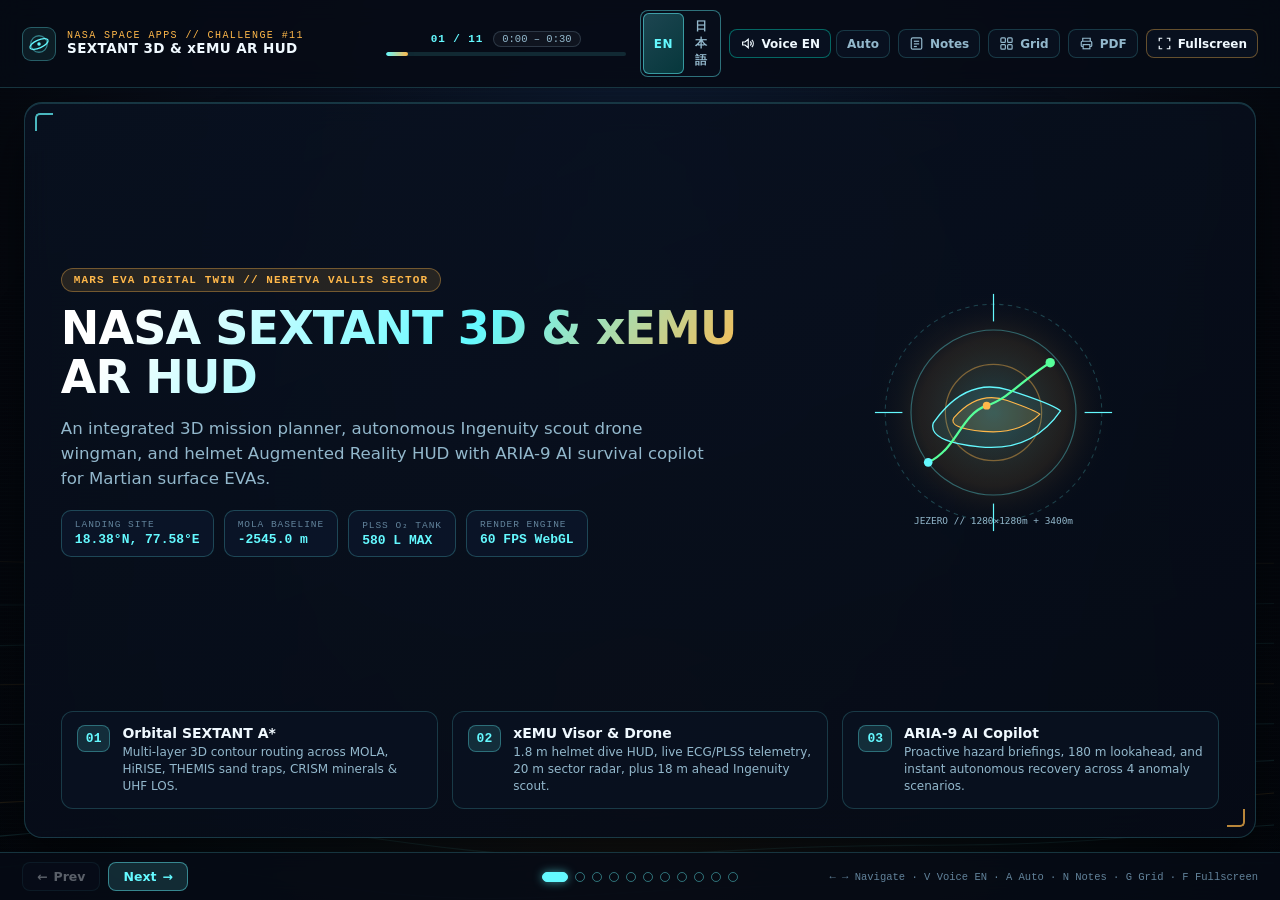
<file: presentation/index.html>
<!DOCTYPE html>
<html lang="en">
<head>
  <meta charset="UTF-8" />
  <meta name="viewport" content="width=device-width, initial-scale=1.0" />
  <title>NASA SEXTANT 3D &amp; xEMU AR HUD — Presentation</title>
  <link rel="stylesheet" href="styles.css" />
  <script defer src="slides-data.js"></script>
  <script defer src="deck.js"></script>
</head>
<body>
  <canvas id="bg-mars-waves" aria-hidden="true"></canvas>
  <div class="hud-scanlines" aria-hidden="true"></div>

  <div class="deck-shell">
    <header class="deck-topbar">
      <div class="topbar-brand">
        <span class="brand-emblem" aria-hidden="true">
          <svg viewBox="0 0 28 28" width="22" height="22" fill="none" stroke="currentColor" stroke-width="1.6">
            <circle cx="14" cy="14" r="10.5" opacity="0.45" />
            <ellipse cx="14" cy="14" rx="12.5" ry="5" transform="rotate(-24 14 14)" />
            <circle cx="14" cy="14" r="2.2" fill="currentColor" stroke="none" />
          </svg>
        </span>
        <div class="brand-meta">
          <span class="brand-kicker" data-ui="brandKicker">NASA SPACE APPS // CHALLENGE #11</span>
          <strong class="brand-title" data-ui="brandTitle">SEXTANT 3D &amp; xEMU AR HUD</strong>
        </div>
      </div>

      <div class="topbar-progress">
        <div class="progress-meta">
          <span class="slide-counter" id="slide-counter">01 / 11</span>
          <span class="slide-timing-pill" id="slide-timing">0:00 – 0:30</span>
        </div>
        <div class="progress-track" role="progressbar" aria-valuemin="1" aria-valuemax="11" aria-valuenow="1" id="progress-bar">
          <div class="progress-fill" id="progress-fill"></div>
        </div>
      </div>

      <div class="topbar-actions">
        <div class="lang-switch" role="group" aria-label="Presentation Language">
          <button type="button" class="lang-btn active" data-lang="en" id="btn-lang-en" aria-pressed="true">EN</button>
          <button type="button" class="lang-btn" data-lang="ja" id="btn-lang-ja" aria-pressed="false">日本語</button>
        </div>

        <div class="voice-control" role="group" aria-label="English Voiceover">
          <button type="button" class="top-btn top-btn-voice" id="btn-voice" title="English Voiceover (V)">
            <svg viewBox="0 0 20 20" width="15" height="15" fill="none" stroke="currentColor" stroke-width="1.6">
              <path d="M3.5 8v4h3.2l4.3 3.6V4.4L6.7 8H3.5z" />
              <path d="M13.8 7.2a4.2 4.2 0 0 1 0 5.6" />
              <path d="M15.8 5.2a7 7 0 0 1 0 9.6" />
            </svg>
            <span data-ui="btnVoice">Voice EN</span>
            <span class="voice-eq" aria-hidden="true"><i></i><i></i><i></i></span>
          </button>
          <button type="button" class="top-btn top-btn-auto" id="btn-auto-tour" title="Auto-Advance Slides (A)" aria-pressed="false">
            <span data-ui="btnAutoTour">Auto</span>
          </button>
        </div>

        <button type="button" class="top-btn" id="btn-notes" title="Speaker Notes (N)">
          <svg viewBox="0 0 20 20" width="15" height="15" fill="none" stroke="currentColor" stroke-width="1.6">
            <rect x="3" y="2.5" width="14" height="15" rx="2" />
            <line x1="6.5" y1="7" x2="13.5" y2="7" />
            <line x1="6.5" y1="10.5" x2="13.5" y2="10.5" />
            <line x1="6.5" y1="14" x2="10.5" y2="14" />
          </svg>
          <span data-ui="btnNotes">Notes</span>
        </button>

        <button type="button" class="top-btn" id="btn-overview" title="Slide Overview (G)">
          <svg viewBox="0 0 20 20" width="15" height="15" fill="none" stroke="currentColor" stroke-width="1.6">
            <rect x="2.5" y="2.5" width="6" height="6" rx="1.2" />
            <rect x="11.5" y="2.5" width="6" height="6" rx="1.2" />
            <rect x="2.5" y="11.5" width="6" height="6" rx="1.2" />
            <rect x="11.5" y="11.5" width="6" height="6" rx="1.2" />
          </svg>
          <span data-ui="btnOverview">Grid</span>
        </button>

        <button type="button" class="top-btn" id="btn-print" title="Print / Export PDF (P)">
          <svg viewBox="0 0 20 20" width="15" height="15" fill="none" stroke="currentColor" stroke-width="1.6">
            <path d="M5 7V3h10v4" />
            <rect x="3" y="7" width="14" height="7" rx="1.5" />
            <rect x="5.5" y="11.5" width="9" height="5.5" fill="#05080f" />
          </svg>
          <span data-ui="btnPrint">PDF</span>
        </button>

        <button type="button" class="top-btn top-btn-accent" id="btn-fullscreen" title="Fullscreen (F)">
          <svg viewBox="0 0 20 20" width="15" height="15" fill="none" stroke="currentColor" stroke-width="1.6">
            <path d="M3 7V3h4M13 3h4v4M17 13v4h-4M7 17H3v-4" />
          </svg>
          <span data-ui="btnFullscreen">Fullscreen</span>
        </button>
      </div>
    </header>

    <main class="deck-stage" id="deck-stage">
      <article class="slide-frame" id="slide-frame" aria-live="polite"></article>
    </main>

    <aside class="notes-drawer hidden" id="notes-drawer" aria-label="Speaker Notes">
      <div class="notes-header">
        <div class="notes-title-wrap">
          <span class="notes-dot"></span>
          <strong data-ui="notesHeading">Speaker Script Cue (6-Min Keynote)</strong>
          <span class="notes-slide-badge" id="notes-slide-badge">01</span>
        </div>
        <button type="button" class="notes-close" id="btn-close-notes" aria-label="Close Notes">×</button>
      </div>
      <div class="notes-body" id="notes-body"></div>
    </aside>

    <footer class="deck-footer">
      <div class="footer-left">
        <button type="button" class="nav-btn" id="btn-prev">
          <span aria-hidden="true">←</span>
          <span data-ui="btnPrev">Prev</span>
        </button>
        <button type="button" class="nav-btn nav-btn-primary" id="btn-next">
          <span data-ui="btnNext">Next</span>
          <span aria-hidden="true">→</span>
        </button>
      </div>

      <nav class="slide-dots" id="slide-dots" aria-label="Slide Navigation"></nav>

      <div class="footer-right">
        <span class="shortcut-hint" data-ui="shortcutHint">← → Navigate · N Notes · G Grid · L EN/日本語 · F Fullscreen</span>
      </div>
    </footer>
  </div>

  <div class="overview-modal hidden" id="overview-modal" role="dialog" aria-modal="true" aria-labelledby="overview-title">
    <div class="overview-panel">
      <div class="overview-header">
        <h2 id="overview-title" data-ui="overviewTitle">Slide Deck Overview — 11 Slides</h2>
        <button type="button" class="notes-close" id="btn-close-overview" aria-label="Close Overview">×</button>
      </div>
      <div class="overview-grid" id="overview-grid"></div>
    </div>
  </div>

  <section class="print-deck" id="print-deck" aria-hidden="true"></section>
</body>
</html>
</file>
<file: presentation/styles.css>
:root {
  --bg-space: #05080f;
  --bg-deep: #080f1c;
  --bg-card: rgba(9, 17, 31, 0.84);
  --bg-card-solid: #0a1322;
  --bg-panel: rgba(12, 22, 40, 0.72);
  --border: rgba(100, 249, 255, 0.18);
  --border-strong: rgba(100, 249, 255, 0.42);
  --cyan: #64f9ff;
  --teal: #00f5d4;
  --amber: #ffb84a;
  --red: #ff4d57;
  --green: #57ff9a;
  --purple: #b88cff;
  --text-main: #f0f9ff;
  --text-muted: #93b8cc;
  --text-dim: #62839b;
  --font-ui: "Segoe UI", system-ui, -apple-system, "Yu Gothic UI", "Meiryo", "Hiragino Kaku Gothic ProN", sans-serif;
  --font-mono: "JetBrains Mono", "Cascadia Mono", Consolas, "Courier New", monospace;
  --radius: 14px;
  --radius-sm: 9px;
}

*,
*::before,
*::after {
  box-sizing: border-box;
  margin: 0;
  padding: 0;
}

html,
body {
  width: 100%;
  height: 100%;
  background: radial-gradient(circle at 50% 18%, #0e1a30 0%, #05080f 65%, #03050a 100%);
  color: var(--text-main);
  font-family: var(--font-ui);
  overflow: hidden;
  -webkit-font-smoothing: antialiased;
}

.hidden {
  display: none !important;
}

#bg-mars-waves {
  position: fixed;
  inset: 0;
  width: 100%;
  height: 100%;
  z-index: 0;
  pointer-events: none;
  opacity: 0.56;
}

.hud-scanlines {
  position: fixed;
  inset: 0;
  z-index: 1;
  pointer-events: none;
  background: repeating-linear-gradient(
    to bottom,
    rgba(255, 255, 255, 0) 0px,
    rgba(255, 255, 255, 0) 3px,
    rgba(100, 249, 255, 0.015) 4px
  );
}

.deck-shell {
  position: relative;
  z-index: 2;
  display: flex;
  flex-direction: column;
  width: 100%;
  height: 100vh;
}

.deck-topbar {
  flex: 0 0 auto;
  display: grid;
  grid-template-columns: 1fr auto 1fr;
  align-items: center;
  gap: 14px;
  padding: 10px 22px;
  background: rgba(6, 11, 21, 0.88);
  border-bottom: 1px solid var(--border);
  backdrop-filter: blur(12px);
}

.topbar-brand {
  display: flex;
  align-items: center;
  gap: 11px;
  min-width: 0;
}

.brand-emblem {
  display: inline-flex;
  align-items: center;
  justify-content: center;
  width: 34px;
  height: 34px;
  border-radius: 9px;
  color: var(--cyan);
  background: rgba(100, 249, 255, 0.08);
  border: 1px solid rgba(100, 249, 255, 0.3);
  flex-shrink: 0;
}

.brand-meta {
  display: flex;
  flex-direction: column;
  line-height: 1.15;
  min-width: 0;
}

.brand-kicker {
  font-family: var(--font-mono);
  font-size: 10px;
  letter-spacing: 0.14em;
  color: var(--amber);
  text-transform: uppercase;
  white-space: nowrap;
}

.brand-title {
  font-size: 13.5px;
  font-weight: 700;
  color: var(--text-main);
  letter-spacing: 0.03em;
  white-space: nowrap;
  overflow: hidden;
  text-overflow: ellipsis;
}

.topbar-progress {
  display: flex;
  flex-direction: column;
  align-items: center;
  gap: 5px;
  min-width: 220px;
}

.progress-meta {
  display: flex;
  align-items: center;
  gap: 10px;
  font-family: var(--font-mono);
  font-size: 11px;
}

.slide-counter {
  color: var(--cyan);
  font-weight: 700;
  letter-spacing: 0.08em;
}

.slide-timing-pill {
  color: var(--text-muted);
  background: rgba(255, 255, 255, 0.04);
  border: 1px solid rgba(147, 184, 204, 0.22);
  border-radius: 999px;
  padding: 1px 8px;
  font-size: 10.5px;
}

.progress-track {
  width: 240px;
  height: 4px;
  background: rgba(100, 249, 255, 0.12);
  border-radius: 999px;
  overflow: hidden;
}

.progress-fill {
  height: 100%;
  width: 10%;
  background: linear-gradient(90deg, var(--cyan), var(--amber));
  border-radius: 999px;
  transition: width 0.28s ease;
}

.topbar-actions {
  display: flex;
  align-items: center;
  justify-content: flex-end;
  gap: 8px;
}

.lang-switch {
  display: inline-flex;
  padding: 2px;
  border-radius: 8px;
  background: rgba(8, 15, 28, 0.9);
  border: 1px solid var(--border-strong);
}

.lang-btn {
  border: none;
  background: transparent;
  color: var(--text-muted);
  font-family: var(--font-ui);
  font-size: 12px;
  font-weight: 700;
  padding: 5px 11px;
  border-radius: 6px;
  cursor: pointer;
  transition: all 0.18s ease;
  letter-spacing: 0.04em;
}

.lang-btn:hover {
  color: var(--text-main);
}

.lang-btn.active {
  background: linear-gradient(135deg, rgba(100, 249, 255, 0.24), rgba(0, 245, 212, 0.18));
  color: var(--cyan);
  box-shadow: inset 0 0 0 1px rgba(100, 249, 255, 0.5);
}

.top-btn {
  display: inline-flex;
  align-items: center;
  gap: 6px;
  border: 1px solid var(--border);
  background: rgba(10, 19, 34, 0.78);
  color: var(--text-muted);
  font-family: var(--font-ui);
  font-size: 12px;
  font-weight: 600;
  padding: 6px 10px;
  border-radius: 8px;
  cursor: pointer;
  transition: all 0.18s ease;
  white-space: nowrap;
}

.top-btn:hover,
.top-btn.active {
  color: var(--cyan);
  border-color: var(--cyan);
  background: rgba(100, 249, 255, 0.1);
}

.top-btn-accent {
  color: var(--text-main);
  border-color: rgba(255, 184, 74, 0.38);
}

.top-btn-accent:hover {
  color: var(--amber);
  border-color: var(--amber);
  background: rgba(255, 184, 74, 0.1);
}

.voice-control {
  display: inline-flex;
  align-items: center;
  gap: 5px;
}

.top-btn-voice {
  border-color: rgba(0, 245, 212, 0.38);
  color: var(--text-main);
}

.top-btn-voice.playing {
  color: var(--teal);
  border-color: var(--teal);
  background: rgba(0, 245, 212, 0.14);
  box-shadow: 0 0 14px rgba(0, 245, 212, 0.22);
}

.voice-eq {
  display: none;
  align-items: flex-end;
  gap: 2px;
  height: 11px;
}

.top-btn-voice.playing .voice-eq {
  display: inline-flex;
}

.voice-eq i {
  display: block;
  width: 2.5px;
  height: 4px;
  border-radius: 2px;
  background: var(--teal);
  animation: eqPulse 0.72s ease-in-out infinite;
}

.voice-eq i:nth-child(2) {
  animation-delay: 0.18s;
}

.voice-eq i:nth-child(3) {
  animation-delay: 0.36s;
}

@keyframes eqPulse {
  0%, 100% { height: 3px; opacity: 0.55; }
  50% { height: 11px; opacity: 1; }
}

.top-btn-auto.active {
  color: var(--amber);
  border-color: var(--amber);
  background: rgba(255, 184, 74, 0.14);
}

.deck-stage {
  flex: 1 1 auto;
  display: flex;
  align-items: center;
  justify-content: center;
  padding: 14px 24px;
  min-height: 0;
  overflow: hidden;
}

.slide-frame {
  position: relative;
  width: 100%;
  max-width: 1360px;
  height: 100%;
  max-height: 760px;
  background: linear-gradient(160deg, rgba(9, 17, 32, 0.88) 0%, rgba(6, 11, 22, 0.92) 100%);
  border: 1px solid var(--border);
  border-radius: 18px;
  padding: clamp(18px, 2.2vw, 30px) clamp(22px, 2.8vw, 38px);
  box-shadow:
    0 24px 64px rgba(0, 0, 0, 0.65),
    inset 0 1px 0 rgba(100, 249, 255, 0.16);
  backdrop-filter: blur(14px);
  display: flex;
  flex-direction: column;
  overflow-y: auto;
  scrollbar-width: thin;
  scrollbar-color: rgba(100, 249, 255, 0.25) transparent;
}

.slide-frame::before,
.slide-frame::after {
  content: "";
  position: absolute;
  width: 18px;
  height: 18px;
  pointer-events: none;
}

.slide-frame::before {
  top: 10px;
  left: 10px;
  border-top: 2px solid var(--cyan);
  border-left: 2px solid var(--cyan);
  border-top-left-radius: 5px;
  opacity: 0.72;
}

.slide-frame::after {
  bottom: 10px;
  right: 10px;
  border-bottom: 2px solid var(--amber);
  border-right: 2px solid var(--amber);
  border-bottom-right-radius: 5px;
  opacity: 0.72;
}

.slide-enter {
  animation: slideEnter 0.3s cubic-bezier(0.22, 1, 0.36, 1);
}

@keyframes slideEnter {
  from {
    opacity: 0;
    transform: translateY(10px) scale(0.992);
  }
  to {
    opacity: 1;
    transform: translateY(0) scale(1);
  }
}

.slide-head {
  display: flex;
  align-items: flex-end;
  justify-content: space-between;
  gap: 16px;
  margin-bottom: 16px;
  padding-bottom: 12px;
  border-bottom: 1px solid rgba(100, 249, 255, 0.14);
  flex-shrink: 0;
}

.slide-head-left {
  display: flex;
  flex-direction: column;
  gap: 4px;
}

.slide-kicker {
  font-family: var(--font-mono);
  font-size: 11px;
  font-weight: 700;
  letter-spacing: 0.14em;
  text-transform: uppercase;
  color: var(--amber);
}

.slide-title {
  font-size: clamp(22px, 2.35vw, 33px);
  font-weight: 800;
  line-height: 1.16;
  letter-spacing: -0.01em;
  color: var(--text-main);
}

.slide-subtitle {
  font-size: clamp(13px, 1.1vw, 15px);
  color: var(--text-muted);
  line-height: 1.4;
}

.slide-badge-pill {
  flex-shrink: 0;
  font-family: var(--font-mono);
  font-size: 11px;
  font-weight: 700;
  padding: 6px 12px;
  border-radius: 999px;
  color: var(--cyan);
  background: rgba(100, 249, 255, 0.09);
  border: 1px solid rgba(100, 249, 255, 0.32);
  white-space: nowrap;
}

.card {
  background: var(--bg-panel);
  border: 1px solid rgba(100, 249, 255, 0.17);
  border-radius: var(--radius);
  padding: 14px 16px;
  display: flex;
  flex-direction: column;
  gap: 8px;
}

.card-amber {
  border-color: rgba(255, 184, 74, 0.32);
  background: linear-gradient(160deg, rgba(35, 22, 10, 0.56), rgba(12, 22, 40, 0.72));
}

.card-green {
  border-color: rgba(87, 255, 154, 0.3);
  background: linear-gradient(160deg, rgba(10, 32, 22, 0.52), rgba(12, 22, 40, 0.72));
}

.card-red {
  border-color: rgba(255, 77, 87, 0.34);
  background: linear-gradient(160deg, rgba(40, 12, 18, 0.56), rgba(12, 22, 40, 0.72));
}

.card-label {
  font-family: var(--font-mono);
  font-size: 10.5px;
  font-weight: 700;
  letter-spacing: 0.12em;
  text-transform: uppercase;
  color: var(--cyan);
}

.card-amber .card-label { color: var(--amber); }
.card-green .card-label { color: var(--green); }
.card-red .card-label { color: var(--red); }

.card h3 {
  font-size: clamp(14.5px, 1.2vw, 17px);
  font-weight: 700;
  color: var(--text-main);
  line-height: 1.28;
}

.card p,
.card li {
  font-size: clamp(12px, 1vw, 13.5px);
  color: var(--text-muted);
  line-height: 1.46;
}

.mono-stat {
  font-family: var(--font-mono);
  font-weight: 700;
  color: var(--cyan);
}

.amber-stat {
  font-family: var(--font-mono);
  font-weight: 700;
  color: var(--amber);
}

.green-stat {
  font-family: var(--font-mono);
  font-weight: 700;
  color: var(--green);
}

.red-stat {
  font-family: var(--font-mono);
  font-weight: 700;
  color: var(--red);
}

.hero-layout {
  flex: 1;
  display: flex;
  flex-direction: column;
  justify-content: space-between;
  gap: 18px;
}

.hero-main {
  display: grid;
  grid-template-columns: 1.35fr 0.9fr;
  gap: 28px;
  align-items: center;
  flex: 1;
}

.hero-eyebrow {
  display: inline-flex;
  align-items: center;
  gap: 8px;
  padding: 5px 12px;
  border-radius: 999px;
  background: rgba(255, 184, 74, 0.12);
  border: 1px solid rgba(255, 184, 74, 0.36);
  color: var(--amber);
  font-family: var(--font-mono);
  font-size: 11px;
  font-weight: 700;
  letter-spacing: 0.1em;
  width: fit-content;
  margin-bottom: 12px;
}

.hero-title {
  font-size: clamp(30px, 3.6vw, 52px);
  font-weight: 900;
  line-height: 1.08;
  letter-spacing: -0.02em;
  margin-bottom: 14px;
  background: linear-gradient(125deg, #ffffff 10%, #64f9ff 58%, #ffb84a 98%);
  -webkit-background-clip: text;
  background-clip: text;
  color: transparent;
}

.hero-lead {
  font-size: clamp(14px, 1.3vw, 18px);
  color: var(--text-muted);
  line-height: 1.5;
  max-width: 650px;
  margin-bottom: 18px;
}

.hero-telemetry-strip {
  display: flex;
  flex-wrap: wrap;
  gap: 10px;
}

.telemetry-pill {
  display: flex;
  flex-direction: column;
  gap: 2px;
  padding: 8px 13px;
  border-radius: 10px;
  background: rgba(12, 24, 44, 0.78);
  border: 1px solid rgba(100, 249, 255, 0.22);
}

.telemetry-pill span {
  font-family: var(--font-mono);
  font-size: 9.5px;
  letter-spacing: 0.1em;
  text-transform: uppercase;
  color: var(--text-dim);
}

.telemetry-pill strong {
  font-family: var(--font-mono);
  font-size: 13px;
  color: var(--cyan);
}

.hero-emblem-box {
  display: flex;
  align-items: center;
  justify-content: center;
  position: relative;
  min-height: 250px;
}

.hero-pillars {
  display: grid;
  grid-template-columns: repeat(3, 1fr);
  gap: 14px;
}

.pillar-card {
  display: flex;
  align-items: flex-start;
  gap: 12px;
  padding: 13px 15px;
  border-radius: 12px;
  background: rgba(10, 19, 34, 0.78);
  border: 1px solid rgba(100, 249, 255, 0.18);
}

.pillar-idx {
  font-family: var(--font-mono);
  font-size: 13px;
  font-weight: 800;
  color: var(--cyan);
  background: rgba(100, 249, 255, 0.12);
  border: 1px solid rgba(100, 249, 255, 0.32);
  border-radius: 8px;
  padding: 5px 8px;
  flex-shrink: 0;
}

.pillar-card h4 {
  font-size: 14px;
  color: var(--text-main);
  margin-bottom: 3px;
}

.pillar-card p {
  font-size: 12px;
  color: var(--text-muted);
  line-height: 1.4;
}

.split-grid {
  flex: 1;
  display: grid;
  grid-template-columns: 1fr 1fr;
  gap: 18px;
  min-height: 0;
}

.col-stack {
  display: flex;
  flex-direction: column;
  gap: 10px;
}

.col-heading {
  display: flex;
  align-items: center;
  gap: 8px;
  font-family: var(--font-mono);
  font-size: 11.5px;
  font-weight: 800;
  letter-spacing: 0.12em;
  text-transform: uppercase;
  margin-bottom: 2px;
}

.hazard-row {
  display: grid;
  grid-template-columns: auto 1fr;
  gap: 12px;
  align-items: center;
  padding: 11px 14px;
  border-radius: 12px;
  background: rgba(34, 12, 18, 0.5);
  border: 1px solid rgba(255, 77, 87, 0.25);
}

.hazard-metric {
  font-family: var(--font-mono);
  font-size: 14px;
  font-weight: 800;
  color: var(--red);
  min-width: 78px;
  text-align: center;
  padding: 6px 8px;
  border-radius: 8px;
  background: rgba(255, 77, 87, 0.12);
  border: 1px solid rgba(255, 77, 87, 0.3);
}

.hazard-row h4 {
  font-size: 14px;
  color: var(--text-main);
  margin-bottom: 2px;
}

.hazard-row p {
  font-size: 12.2px;
  color: var(--text-muted);
  line-height: 1.38;
}

.loop-card {
  flex: 1;
  display: flex;
  flex-direction: column;
  justify-content: space-between;
  gap: 10px;
  padding: 15px 16px;
  border-radius: var(--radius);
  background: linear-gradient(155deg, rgba(10, 26, 40, 0.8), rgba(7, 15, 28, 0.85));
  border: 1px solid rgba(100, 249, 255, 0.28);
}

.loop-step {
  display: flex;
  align-items: flex-start;
  gap: 12px;
  padding: 11px 13px;
  border-radius: 11px;
  background: rgba(6, 14, 26, 0.72);
  border: 1px solid rgba(100, 249, 255, 0.18);
}

.loop-num {
  font-family: var(--font-mono);
  font-weight: 800;
  font-size: 12px;
  color: #05080f;
  background: var(--cyan);
  border-radius: 7px;
  padding: 4px 8px;
  flex-shrink: 0;
}

.loop-step h4 {
  font-size: 14px;
  color: var(--text-main);
  margin-bottom: 3px;
}

.loop-step p {
  font-size: 12.3px;
  color: var(--text-muted);
  line-height: 1.4;
}

.arch-layout {
  flex: 1;
  display: flex;
  flex-direction: column;
  justify-content: space-between;
  gap: 14px;
}

.arch-pipeline {
  display: grid;
  grid-template-columns: repeat(4, 1fr);
  gap: 14px;
  flex: 1;
}

.arch-node {
  position: relative;
  display: flex;
  flex-direction: column;
  gap: 9px;
  padding: 15px;
  border-radius: var(--radius);
  background: var(--bg-panel);
  border: 1px solid rgba(100, 249, 255, 0.22);
}

.arch-step-tag {
  font-family: var(--font-mono);
  font-size: 10px;
  font-weight: 700;
  color: var(--amber);
  letter-spacing: 0.1em;
}

.arch-node h3 {
  font-size: 15.5px;
  font-weight: 800;
  color: var(--text-main);
}

.arch-list {
  list-style: none;
  display: flex;
  flex-direction: column;
  gap: 6px;
}

.arch-list li {
  font-size: 12px;
  color: var(--text-muted);
  line-height: 1.38;
  padding-left: 12px;
  position: relative;
}

.arch-list li::before {
  content: "";
  position: absolute;
  left: 0;
  top: 7px;
  width: 5px;
  height: 5px;
  border-radius: 50%;
  background: var(--cyan);
}

.arch-tech-foot {
  margin-top: auto;
  font-family: var(--font-mono);
  font-size: 10.5px;
  color: var(--cyan);
  padding-top: 8px;
  border-top: 1px solid rgba(100, 249, 255, 0.14);
}

.endpoint-strip {
  display: grid;
  grid-template-columns: repeat(4, 1fr);
  gap: 10px;
}

.endpoint-pill {
  display: flex;
  flex-direction: column;
  gap: 2px;
  padding: 10px 12px;
  border-radius: 10px;
  background: rgba(6, 14, 27, 0.85);
  border: 1px solid rgba(0, 245, 212, 0.26);
}

.endpoint-pill code {
  font-family: var(--font-mono);
  font-size: 12px;
  font-weight: 700;
  color: var(--teal);
}

.endpoint-pill span {
  font-size: 11.5px;
  color: var(--text-muted);
}

.layers-grid {
  flex: 1;
  display: grid;
  grid-template-columns: 1.35fr 1fr;
  gap: 16px;
  min-height: 0;
}

.layer-cards {
  display: flex;
  flex-direction: column;
  gap: 8px;
}

.layer-item {
  display: grid;
  grid-template-columns: 98px 1fr;
  gap: 12px;
  align-items: center;
  padding: 10px 13px;
  border-radius: 11px;
  background: var(--bg-panel);
  border: 1px solid rgba(100, 249, 255, 0.18);
}

.layer-swatch {
  display: flex;
  align-items: center;
  justify-content: center;
  font-family: var(--font-mono);
  font-size: 11px;
  font-weight: 800;
  padding: 8px 6px;
  border-radius: 8px;
  text-align: center;
}

.layer-item h4 {
  font-size: 13.5px;
  color: var(--text-main);
  margin-bottom: 2px;
}

.layer-item p {
  font-size: 11.8px;
  color: var(--text-muted);
  line-height: 1.36;
}

.astar-panel {
  display: flex;
  flex-direction: column;
  gap: 11px;
}

.formula-box {
  padding: 12px 14px;
  border-radius: 11px;
  background: #060d19;
  border: 1px solid rgba(100, 249, 255, 0.34);
  font-family: var(--font-mono);
  font-size: 11.8px;
  line-height: 1.55;
  color: var(--cyan);
}

.preset-chips {
  display: grid;
  grid-template-columns: 1fr;
  gap: 7px;
}

.preset-chip {
  display: flex;
  justify-content: space-between;
  align-items: center;
  gap: 10px;
  padding: 8px 11px;
  border-radius: 9px;
  background: rgba(100, 249, 255, 0.06);
  border: 1px solid rgba(100, 249, 255, 0.2);
  font-size: 12px;
}

.preset-chip code {
  font-family: var(--font-mono);
  color: var(--amber);
  font-weight: 700;
}

.compare-layout {
  flex: 1;
  display: grid;
  grid-template-columns: 1.22fr 1fr;
  gap: 18px;
  align-items: stretch;
}

.chart-card {
  background: rgba(6, 13, 25, 0.88);
  border: 1px solid rgba(100, 249, 255, 0.25);
  border-radius: var(--radius);
  padding: 14px 16px;
  display: flex;
  flex-direction: column;
  justify-content: space-between;
  gap: 8px;
}

.chart-legend {
  display: flex;
  gap: 16px;
  font-size: 11.5px;
  color: var(--text-muted);
}

.legend-dot {
  display: inline-block;
  width: 10px;
  height: 3px;
  border-radius: 2px;
  vertical-align: middle;
  margin-right: 6px;
}

.compare-table {
  display: flex;
  flex-direction: column;
  gap: 9px;
}

.cmp-row {
  display: grid;
  grid-template-columns: 1.15fr 0.9fr 0.95fr;
  gap: 10px;
  align-items: center;
  padding: 11px 13px;
  border-radius: 11px;
  background: var(--bg-panel);
  border: 1px solid rgba(100, 249, 255, 0.16);
}

.cmp-row-head {
  background: transparent;
  border: none;
  padding: 4px 13px;
  font-family: var(--font-mono);
  font-size: 10.5px;
  font-weight: 700;
  color: var(--text-dim);
  text-transform: uppercase;
  letter-spacing: 0.1em;
}

.cmp-metric-name {
  font-size: 13px;
  font-weight: 700;
  color: var(--text-main);
}

.cmp-val-bad {
  font-family: var(--font-mono);
  font-size: 12.5px;
  font-weight: 700;
  color: var(--red);
}

.cmp-val-good {
  font-family: var(--font-mono);
  font-size: 12.5px;
  font-weight: 700;
  color: var(--green);
}

.visor-layout {
  flex: 1;
  display: grid;
  grid-template-columns: 1.25fr 1fr;
  gap: 18px;
  min-height: 0;
}

.visor-mockup {
  background: radial-gradient(circle at 50% 42%, rgba(20, 42, 68, 0.72), #050912 92%);
  border: 1px solid rgba(100, 249, 255, 0.32);
  border-radius: var(--radius);
  padding: 14px;
  display: flex;
  flex-direction: column;
  justify-content: space-between;
}

.visor-spec-col {
  display: flex;
  flex-direction: column;
  gap: 10px;
}

.kpi-grid-2x2 {
  display: grid;
  grid-template-columns: 1fr 1fr;
  gap: 9px;
}

.kpi-mini {
  padding: 11px 13px;
  border-radius: 11px;
  background: var(--bg-panel);
  border: 1px solid rgba(100, 249, 255, 0.2);
}

.kpi-mini span {
  display: block;
  font-family: var(--font-mono);
  font-size: 10px;
  color: var(--text-dim);
  text-transform: uppercase;
  letter-spacing: 0.08em;
  margin-bottom: 3px;
}

.kpi-mini strong {
  font-family: var(--font-mono);
  font-size: 16px;
  color: var(--cyan);
}

.kpi-mini small {
  display: block;
  font-size: 11.2px;
  color: var(--text-muted);
  margin-top: 3px;
}

.drone-layout {
  flex: 1;
  display: grid;
  grid-template-columns: 1fr 1.15fr;
  gap: 18px;
  align-items: stretch;
}

.drone-visual-card {
  background: radial-gradient(circle at 50% 35%, rgba(16, 44, 62, 0.6), #050a14 85%);
  border: 1px solid rgba(100, 249, 255, 0.28);
  border-radius: var(--radius);
  padding: 16px;
  display: flex;
  flex-direction: column;
  align-items: center;
  justify-content: space-between;
}

.drone-cards-grid {
  display: grid;
  grid-template-columns: 1fr 1fr;
  gap: 12px;
}

.science-layout {
  flex: 1;
  display: grid;
  grid-template-columns: 1.05fr 1fr;
  gap: 16px;
  min-height: 0;
}

.outcrops-ledger {
  display: flex;
  flex-direction: column;
  gap: 6px;
}

.outcrop-row {
  display: grid;
  grid-template-columns: 1fr auto auto;
  gap: 10px;
  align-items: center;
  padding: 7px 11px;
  border-radius: 9px;
  background: var(--bg-panel);
  border: 1px solid rgba(100, 249, 255, 0.14);
  font-size: 12px;
}

.outcrop-name {
  font-weight: 700;
  color: var(--text-main);
}

.outcrop-mineral {
  font-size: 11.2px;
  color: var(--text-muted);
}

.outcrop-score {
  font-family: var(--font-mono);
  font-weight: 800;
  font-size: 12px;
  padding: 2px 8px;
  border-radius: 999px;
  color: var(--green);
  background: rgba(87, 255, 154, 0.12);
  border: 1px solid rgba(87, 255, 154, 0.3);
}

.oxide-bars {
  display: flex;
  flex-direction: column;
  gap: 6px;
}

.oxide-row {
  display: grid;
  grid-template-columns: 66px 1fr 48px;
  gap: 8px;
  align-items: center;
  font-family: var(--font-mono);
  font-size: 11px;
}

.oxide-track {
  height: 7px;
  background: rgba(100, 249, 255, 0.1);
  border-radius: 999px;
  overflow: hidden;
}

.oxide-fill {
  height: 100%;
  border-radius: 999px;
  background: linear-gradient(90deg, var(--cyan), var(--amber));
}

.ai-layout {
  flex: 1;
  display: flex;
  flex-direction: column;
  gap: 12px;
}

.ai-banner {
  display: grid;
  grid-template-columns: 1.1fr 1fr;
  gap: 14px;
  padding: 12px 15px;
  border-radius: var(--radius);
  background: linear-gradient(90deg, rgba(10, 34, 48, 0.85), rgba(14, 22, 42, 0.85));
  border: 1px solid rgba(100, 249, 255, 0.34);
}

.anomaly-grid {
  flex: 1;
  display: grid;
  grid-template-columns: 1fr 1fr;
  grid-template-rows: 1fr 1fr;
  gap: 12px;
}

.anomaly-card {
  display: flex;
  flex-direction: column;
  justify-content: space-between;
  gap: 6px;
  padding: 13px 15px;
  border-radius: var(--radius);
  background: var(--bg-panel);
  border: 1px solid rgba(255, 184, 74, 0.3);
}

.anomaly-card.critical {
  border-color: rgba(255, 77, 87, 0.42);
  background: linear-gradient(155deg, rgba(42, 12, 18, 0.54), rgba(10, 18, 32, 0.78));
}

.anomaly-head {
  display: flex;
  align-items: center;
  justify-content: space-between;
  gap: 8px;
}

.anomaly-code {
  font-family: var(--font-mono);
  font-size: 11px;
  font-weight: 800;
  color: var(--amber);
}

.anomaly-card.critical .anomaly-code {
  color: var(--red);
}

.anomaly-action {
  font-size: 11.8px;
  color: var(--green);
  padding: 6px 9px;
  border-radius: 8px;
  background: rgba(87, 255, 154, 0.08);
  border: 1px solid rgba(87, 255, 154, 0.24);
}

.roadmap-layout {
  flex: 1;
  display: flex;
  flex-direction: column;
  justify-content: space-between;
  gap: 14px;
}

.stack-badges {
  display: grid;
  grid-template-columns: repeat(4, 1fr);
  gap: 10px;
}

.horizon-grid {
  display: grid;
  grid-template-columns: repeat(3, 1fr);
  gap: 14px;
  flex: 1;
}

.cta-banner {
  display: flex;
  align-items: center;
  justify-content: space-between;
  gap: 18px;
  padding: 14px 18px;
  border-radius: var(--radius);
  background: linear-gradient(90deg, rgba(100, 249, 255, 0.12), rgba(255, 184, 74, 0.12));
  border: 1px solid rgba(100, 249, 255, 0.36);
}

.cta-url {
  font-family: var(--font-mono);
  font-size: 13px;
  font-weight: 700;
  color: var(--cyan);
  padding: 7px 13px;
  border-radius: 8px;
  background: rgba(5, 8, 15, 0.8);
  border: 1px solid rgba(100, 249, 255, 0.35);
  text-decoration: none;
}

.notes-drawer {
  position: fixed;
  right: 22px;
  bottom: 66px;
  width: min(520px, calc(100vw - 44px));
  max-height: 290px;
  z-index: 30;
  background: rgba(7, 14, 26, 0.96);
  border: 1px solid var(--border-strong);
  border-radius: 14px;
  box-shadow: 0 20px 52px rgba(0, 0, 0, 0.78);
  backdrop-filter: blur(14px);
  display: flex;
  flex-direction: column;
}

.notes-header {
  display: flex;
  align-items: center;
  justify-content: space-between;
  padding: 10px 14px;
  border-bottom: 1px solid rgba(100, 249, 255, 0.16);
}

.notes-title-wrap {
  display: flex;
  align-items: center;
  gap: 8px;
  font-size: 12.5px;
  color: var(--text-main);
}

.notes-dot {
  width: 8px;
  height: 8px;
  border-radius: 50%;
  background: var(--green);
  box-shadow: 0 0 8px var(--green);
}

.notes-slide-badge {
  font-family: var(--font-mono);
  font-size: 11px;
  color: var(--cyan);
  background: rgba(100, 249, 255, 0.12);
  padding: 1px 7px;
  border-radius: 999px;
}

.notes-close {
  border: none;
  background: rgba(255, 255, 255, 0.06);
  color: var(--text-muted);
  width: 26px;
  height: 26px;
  border-radius: 7px;
  font-size: 17px;
  cursor: pointer;
}

.notes-close:hover {
  color: var(--text-main);
  background: rgba(255, 77, 87, 0.25);
}

.notes-body {
  padding: 12px 15px;
  overflow-y: auto;
  font-size: 13px;
  line-height: 1.56;
  color: var(--text-muted);
  display: flex;
  flex-direction: column;
  gap: 8px;
}

.notes-body p strong {
  color: var(--cyan);
}

.deck-footer {
  flex: 0 0 auto;
  display: grid;
  grid-template-columns: 1fr auto 1fr;
  align-items: center;
  gap: 12px;
  padding: 9px 22px;
  background: rgba(6, 11, 21, 0.88);
  border-top: 1px solid var(--border);
  backdrop-filter: blur(12px);
}

.footer-left {
  display: flex;
  align-items: center;
  gap: 8px;
}

.nav-btn {
  display: inline-flex;
  align-items: center;
  gap: 6px;
  border: 1px solid var(--border);
  background: rgba(10, 19, 34, 0.82);
  color: var(--text-main);
  font-family: var(--font-ui);
  font-size: 12.5px;
  font-weight: 700;
  padding: 6px 14px;
  border-radius: 8px;
  cursor: pointer;
  transition: all 0.18s ease;
}

.nav-btn:hover:not(:disabled) {
  border-color: var(--cyan);
  color: var(--cyan);
}

.nav-btn:disabled {
  opacity: 0.36;
  cursor: not-allowed;
}

.nav-btn-primary {
  background: rgba(100, 249, 255, 0.14);
  border-color: rgba(100, 249, 255, 0.45);
  color: var(--cyan);
}

.slide-dots {
  display: flex;
  align-items: center;
  gap: 7px;
}

.slide-dot {
  width: 10px;
  height: 10px;
  border-radius: 999px;
  border: 1px solid rgba(100, 249, 255, 0.42);
  background: transparent;
  cursor: pointer;
  transition: all 0.2s ease;
}

.slide-dot:hover {
  border-color: var(--cyan);
  transform: scale(1.18);
}

.slide-dot.active {
  width: 26px;
  background: var(--cyan);
  border-color: var(--cyan);
  box-shadow: 0 0 10px rgba(100, 249, 255, 0.55);
}

.footer-right {
  display: flex;
  justify-content: flex-end;
}

.shortcut-hint {
  font-family: var(--font-mono);
  font-size: 10.5px;
  color: var(--text-dim);
}

.overview-modal {
  position: fixed;
  inset: 0;
  z-index: 40;
  background: rgba(3, 6, 12, 0.82);
  backdrop-filter: blur(10px);
  display: flex;
  align-items: center;
  justify-content: center;
  padding: 24px;
}

.overview-panel {
  width: min(1140px, 100%);
  max-height: 86vh;
  background: #08101e;
  border: 1px solid var(--border-strong);
  border-radius: 16px;
  padding: 18px 22px;
  display: flex;
  flex-direction: column;
  gap: 14px;
}

.overview-header {
  display: flex;
  align-items: center;
  justify-content: space-between;
}

.overview-header h2 {
  font-size: 17px;
  color: var(--cyan);
}

.overview-grid {
  display: grid;
  grid-template-columns: repeat(auto-fill, minmax(195px, 1fr));
  gap: 11px;
  overflow-y: auto;
  padding: 4px 2px;
}

.nasa-grid {
  flex: 1;
  display: grid;
  grid-template-columns: repeat(3, 1fr);
  grid-template-rows: repeat(2, 1fr);
  gap: 12px;
  min-height: 0;
}

.nasa-source-card {
  display: flex;
  flex-direction: column;
  justify-content: space-between;
  gap: 6px;
  padding: 13px 15px;
  border-radius: var(--radius);
  background: var(--bg-panel);
  border: 1px solid rgba(100, 249, 255, 0.22);
}

.nasa-source-top {
  display: flex;
  align-items: center;
  justify-content: space-between;
  gap: 8px;
}

.nasa-badge {
  font-family: var(--font-mono);
  font-size: 10px;
  font-weight: 800;
  letter-spacing: 0.09em;
  padding: 3px 8px;
  border-radius: 6px;
  color: var(--cyan);
  background: rgba(100, 249, 255, 0.12);
  border: 1px solid rgba(100, 249, 255, 0.34);
}

.nasa-mission-tag {
  font-family: var(--font-mono);
  font-size: 10px;
  color: var(--amber);
}

.nasa-source-card h3 {
  font-size: 14.5px;
  font-weight: 800;
  color: var(--text-main);
  line-height: 1.25;
}

.nasa-source-card p {
  font-size: 11.8px;
  color: var(--text-muted);
  line-height: 1.4;
}

.nasa-usage-line {
  font-family: var(--font-mono);
  font-size: 10.5px;
  color: var(--green);
  padding-top: 6px;
  border-top: 1px solid rgba(100, 249, 255, 0.12);
}

.overview-card {
  display: flex;
  flex-direction: column;
  gap: 6px;
  text-align: left;
  padding: 12px;
  border-radius: 11px;
  background: rgba(12, 22, 40, 0.82);
  border: 1px solid rgba(100, 249, 255, 0.2);
  color: var(--text-main);
  cursor: pointer;
  transition: all 0.18s ease;
}

.overview-card:hover,
.overview-card.active {
  border-color: var(--cyan);
  background: rgba(100, 249, 255, 0.11);
  transform: translateY(-2px);
}

.overview-num {
  font-family: var(--font-mono);
  font-size: 11px;
  color: var(--amber);
  font-weight: 700;
}

.overview-card strong {
  font-size: 12.5px;
  line-height: 1.3;
}

.overview-card span {
  font-size: 11px;
  color: var(--text-muted);
}

.print-deck {
  display: none;
}

@media print {
  @page {
    size: landscape;
    margin: 8mm;
  }

  html,
  body {
    height: auto;
    overflow: visible;
    background: #05080f !important;
    -webkit-print-color-adjust: exact;
    print-color-adjust: exact;
  }

  #bg-mars-waves,
  .hud-scanlines,
  .deck-shell,
  .notes-drawer,
  .overview-modal {
    display: none !important;
  }

  .print-deck {
    display: block !important;
  }

  .print-slide {
    page-break-after: always;
    break-after: page;
    background: #08101f;
    border: 1px solid rgba(100, 249, 255, 0.35);
    border-radius: 14px;
    padding: 20px 24px;
    margin-bottom: 12px;
    min-height: 175mm;
    display: flex;
    flex-direction: column;
  }
}

@media (max-width: 1080px) {
  .deck-topbar {
    grid-template-columns: 1fr auto;
  }
  .topbar-progress {
    display: none;
  }
  .hero-main,
  .split-grid,
  .layers-grid,
  .compare-layout,
  .visor-layout,
  .drone-layout,
  .science-layout {
    grid-template-columns: 1fr;
  }
  .arch-pipeline,
  .endpoint-strip,
  .stack-badges,
  .nasa-grid {
    grid-template-columns: repeat(2, 1fr);
  }
  .horizon-grid,
  .hero-pillars {
    grid-template-columns: 1fr;
  }
  .overview-grid {
    grid-template-columns: repeat(2, 1fr);
  }
  .shortcut-hint {
    display: none;
  }
}
</file>
